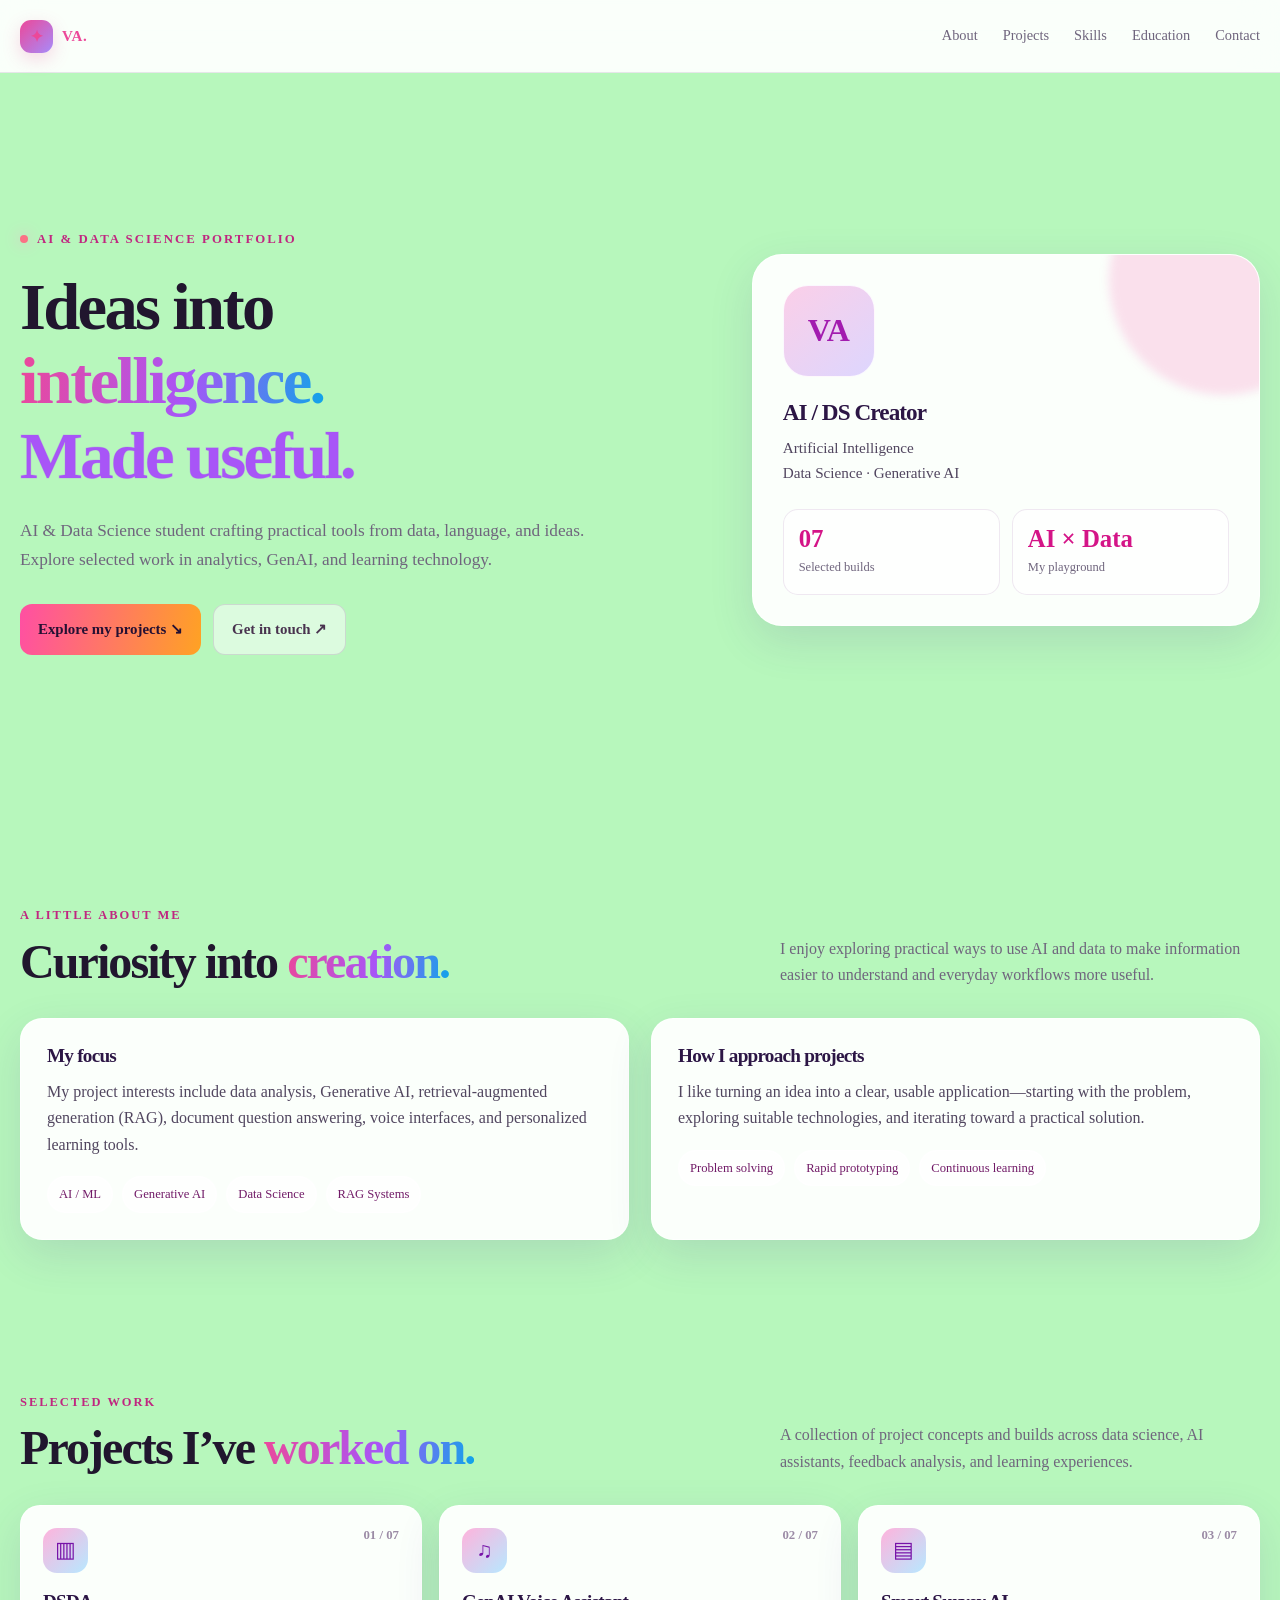
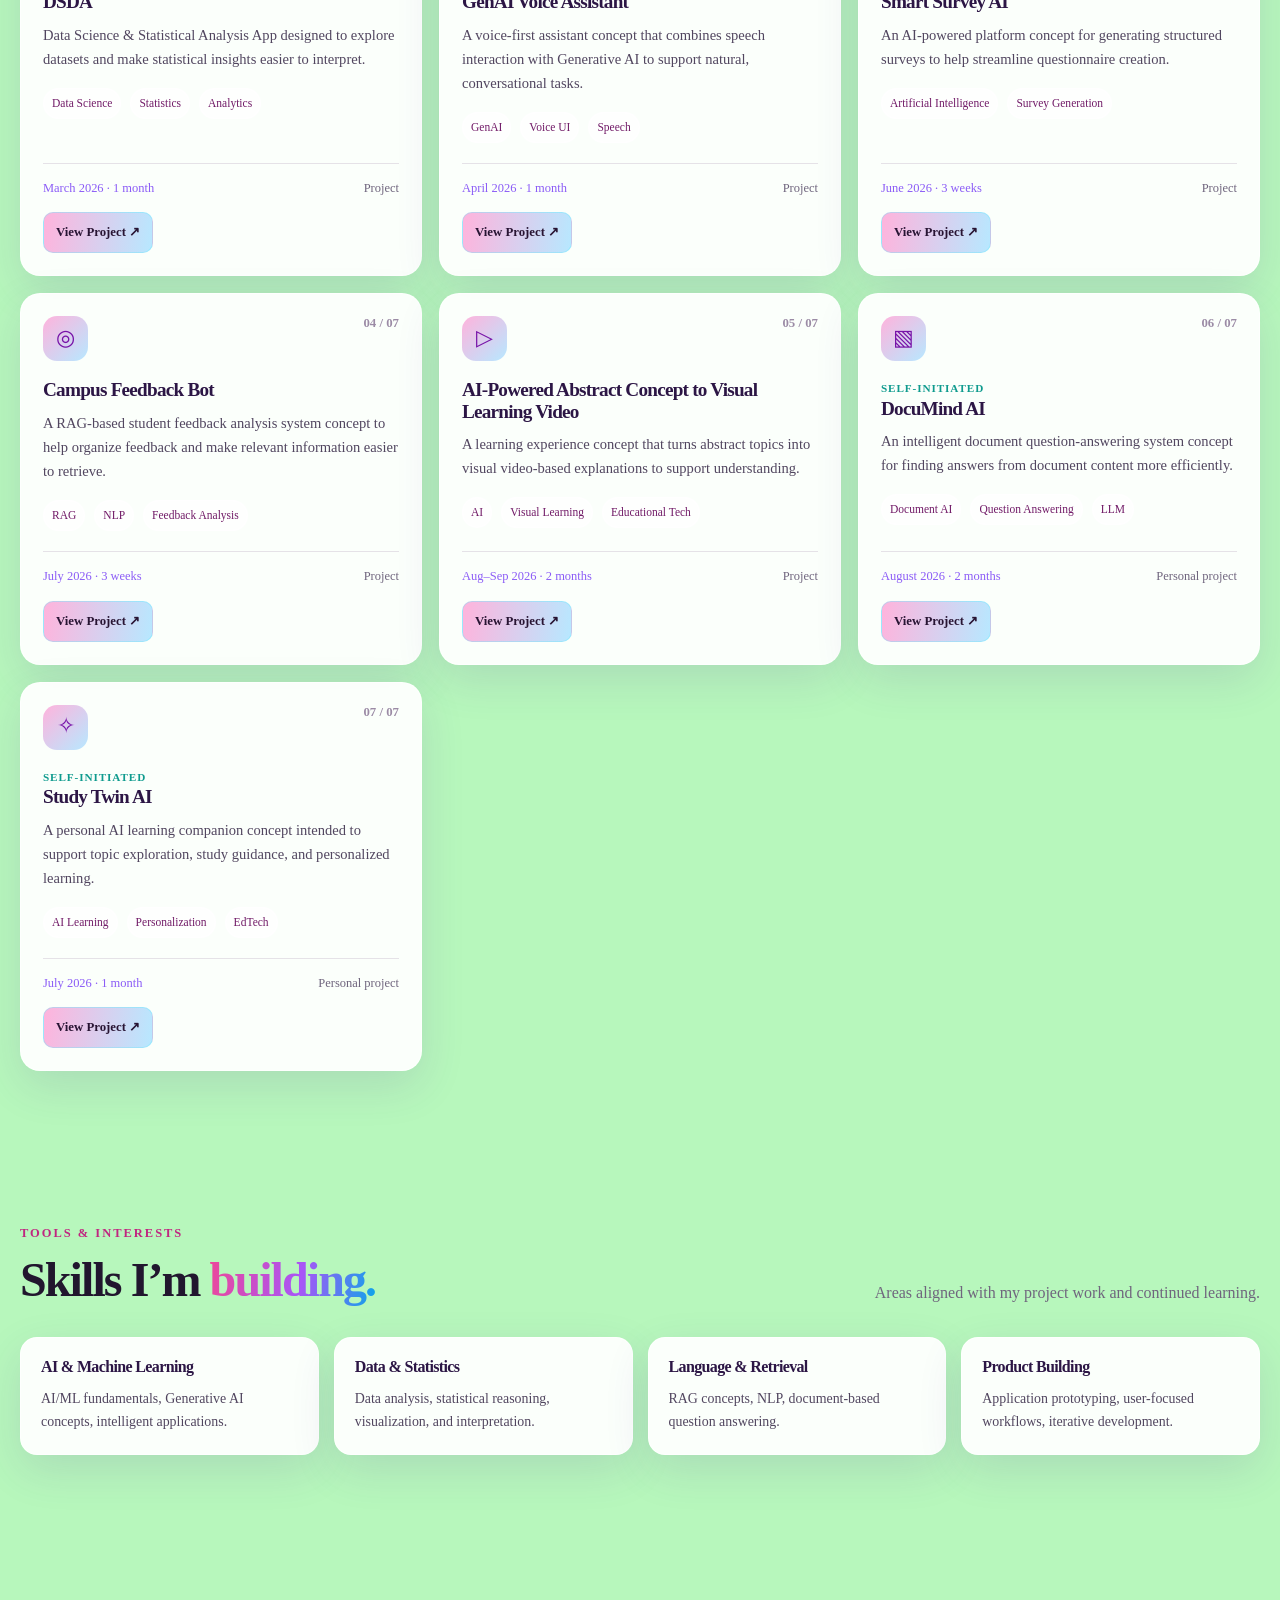
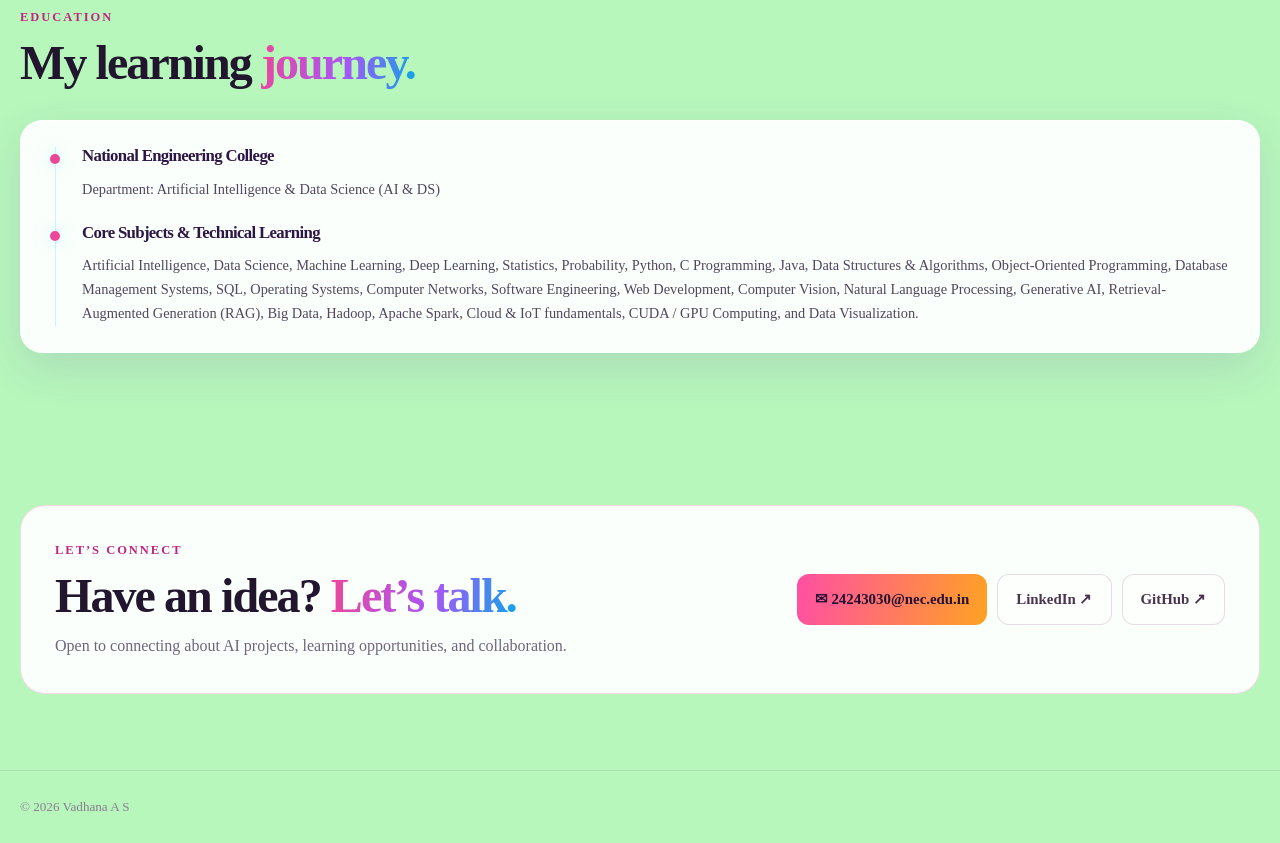
<file: vadhana_portfolio_fixed.html>
<!DOCTYPE html>
<html lang="en">
<head>
  <meta charset="UTF-8" />
  <meta name="viewport" content="width=device-width, initial-scale=1.0" />
  <meta name="theme-color" content="#080b14" />
  <meta name="description" content="Vadhana A S — AI and Data Science portfolio featuring projects in GenAI, RAG, data science, and intelligent learning systems." />
  <title>Vadhana A S | AI & Data Science Portfolio</title>
  <link rel="preconnect" href="https://fonts.googleapis.com">
  <link rel="preconnect" href="https://fonts.gstatic.com" crossorigin>
  <link href="https://fonts.googleapis.com/css2?family=DM+Sans:wght@400;500;600;700&family=Space+Grotesk:wght@400;500;600;700&display=swap" rel="stylesheet">
  <style>
    :root{--bg:#080b14;--panel:#101625;--panel2:#131b2d;--text:#f3f6ff;--muted:#a3adc2;--line:rgba(255,255,255,.1);--cyan:#67e8f9;--violet:#a78bfa;--green:#86efac;--radius:22px;--max:1380px}
    *{box-sizing:border-box;margin:0;padding:0}
    html{scroll-behavior:smooth;scroll-padding-top:90px}
    body{font-family:"DM Sans",sans-serif;background:radial-gradient(ellipse at 15% 0%,rgba(103,232,249,.09),transparent 32%),radial-gradient(ellipse at 85% 15%,rgba(167,139,250,.11),transparent 28%),var(--bg);color:var(--text);line-height:1.65}
    a{color:inherit;text-decoration:none}
    button{font:inherit}
    .container{width:min(var(--max),calc(100% - 40px));margin:auto}
    .nav-wrap{position:sticky;top:0;z-index:20;background:rgba(8,11,20,.78);backdrop-filter:blur(18px);border-bottom:1px solid var(--line)}
    nav{min-height:72px;display:flex;align-items:center;justify-content:space-between;gap:24px}
    .brand{font:700 1.05rem "Space Grotesk",sans-serif;letter-spacing:-.04em}.brand span{color:var(--cyan)}
    .nav-links{display:flex;align-items:center;gap:25px;color:var(--muted);font-size:.9rem}
    .nav-links a:hover,.nav-links a.active{color:var(--cyan)}
    .menu-btn{display:none;background:transparent;border:1px solid var(--line);border-radius:10px;color:var(--text);padding:8px 11px;cursor:pointer}
    .hero{min-height:calc(92vh - 72px);display:grid;grid-template-columns:1.15fr .85fr;align-items:center;gap:44px;padding-top:68px;padding-bottom:90px}
    .eyebrow{display:inline-flex;align-items:center;gap:9px;color:var(--cyan);font-size:.8rem;text-transform:uppercase;letter-spacing:.16em;font-weight:700;margin-bottom:20px}
    .dot{height:8px;width:8px;background:var(--green);border-radius:50%;box-shadow:0 0 16px var(--green)}
    h1,h2,h3{font-family:"Space Grotesk",sans-serif;line-height:1.12;letter-spacing:-.04em}
    h1{font-size:clamp(2.7rem,5.2vw,4.5rem);max-width:750px}
    .gradient{background:linear-gradient(100deg,var(--cyan),#a5b4fc 52%,var(--violet));-webkit-background-clip:text;background-clip:text;color:transparent}
    .hero p{font-size:1.08rem;color:var(--muted);max-width:620px;margin:24px 0 30px}
    .actions{display:flex;flex-wrap:wrap;gap:12px}
    .btn{display:inline-flex;justify-content:center;align-items:center;gap:9px;padding:12px 18px;border-radius:12px;font-weight:700;font-size:.93rem;border:1px solid var(--line);transition:transform .2s,border-color .2s,background .2s}
    .btn:hover{transform:translateY(-3px);border-color:rgba(103,232,249,.55)}
    .btn-primary{background:linear-gradient(100deg,#67e8f9,#a5b4fc);color:#07101a;border:0}
    .hero-card{position:relative;border:1px solid rgba(167,139,250,.24);border-radius:30px;padding:30px;background:linear-gradient(145deg,rgba(19,27,45,.96),rgba(10,14,26,.9));box-shadow:0 24px 90px rgba(0,0,0,.28);overflow:hidden}
    .hero-card:before{content:"";position:absolute;width:230px;height:230px;right:-80px;top:-90px;border-radius:50%;background:rgba(103,232,249,.12);filter:blur(5px)}
    .avatar{height:92px;width:92px;display:grid;place-items:center;border-radius:25px;background:linear-gradient(140deg,rgba(103,232,249,.22),rgba(167,139,250,.3));border:1px solid rgba(255,255,255,.14);font:700 2rem "Space Grotesk",sans-serif;color:var(--cyan);margin-bottom:22px;position:relative}
    .hero-card h3{font-size:1.45rem;position:relative}.hero-card>p{color:var(--muted);margin:10px 0 24px;font-size:.95rem}
    .mini-stats{display:grid;grid-template-columns:repeat(2,1fr);gap:12px}
    .stat{padding:15px;border-radius:15px;background:rgba(255,255,255,.035);border:1px solid var(--line)}
    .stat strong{display:block;font:700 1.55rem "Space Grotesk",sans-serif;color:var(--cyan)}.stat span{font-size:.78rem;color:var(--muted)}
    section{padding:76px 0}
    .section-head{display:flex;align-items:end;justify-content:space-between;gap:24px;margin-bottom:30px}
    .kicker{font-size:.78rem;text-transform:uppercase;letter-spacing:.16em;color:var(--cyan);font-weight:700;margin-bottom:9px}
    h2{font-size:clamp(2rem,4vw,3rem)}.section-head p{max-width:480px;color:var(--muted)}
    .about-grid{display:grid;grid-template-columns:1fr 1fr;gap:22px}
    .panel{background:linear-gradient(145deg,rgba(19,27,45,.88),rgba(13,18,31,.88));border:1px solid var(--line);border-radius:var(--radius);padding:26px}
    .panel p{color:var(--muted)}.panel h3{font-size:1.2rem;margin-bottom:12px}
    .pill-row{display:flex;flex-wrap:wrap;gap:9px;margin-top:18px}
    .pill{border:1px solid rgba(103,232,249,.2);background:rgba(103,232,249,.06);color:#c9f8ff;border-radius:999px;padding:7px 11px;font-size:.79rem}
    .project-grid{display:grid;grid-template-columns:repeat(3,1fr);gap:17px}
    .project{display:flex;flex-direction:column;min-height:300px;background:linear-gradient(155deg,rgba(19,27,45,.95),rgba(11,15,27,.94));border:1px solid var(--line);border-radius:20px;padding:22px;transition:transform .25s,border-color .25s}
    .project:hover{transform:translateY(-5px);border-color:rgba(103,232,249,.4)}
    .project-top{display:flex;justify-content:space-between;align-items:start;gap:12px;margin-bottom:18px}
    .project-icon{height:45px;width:45px;display:grid;place-items:center;border-radius:14px;background:rgba(167,139,250,.13);color:var(--cyan);font-size:1.35rem}
    .project-number{font:600 .8rem "Space Grotesk",sans-serif;color:#78849d}
    .project h3{font-size:1.2rem;margin-bottom:10px}.project p{color:var(--muted);font-size:.91rem}
    .project .pill-row{margin-top:17px;margin-bottom:20px}.project .pill{font-size:.72rem;padding:5px 8px}
    .project-footer{margin-top:auto;display:flex;justify-content:space-between;align-items:center;gap:12px;color:var(--muted);font-size:.78rem;border-top:1px solid var(--line);padding-top:14px}
    .duration{color:#c4b5fd}.self-label{color:var(--green);font-size:.7rem;letter-spacing:.08em;text-transform:uppercase;font-weight:700}
    .skills-grid{display:grid;grid-template-columns:repeat(4,1fr);gap:15px}
    .skill-card{padding:20px;border:1px solid var(--line);border-radius:17px;background:rgba(16,22,37,.72)}
    .skill-card h3{font-size:1rem;margin-bottom:12px}.skill-card p{color:var(--muted);font-size:.87rem}
    .timeline{border-left:1px solid rgba(103,232,249,.35);margin-left:8px;padding-left:26px;display:grid;gap:22px}
    .timeline-item{position:relative}.timeline-item:before{content:"";position:absolute;left:-32px;top:7px;width:10px;height:10px;border-radius:50%;background:var(--cyan);box-shadow:0 0 15px rgba(103,232,249,.5)}
    .timeline-item h3{font-size:1.05rem}.timeline-item p{color:var(--muted);font-size:.9rem;margin-top:5px}
    .contact-box{display:flex;justify-content:space-between;align-items:center;gap:30px;padding:34px;border-radius:25px;border:1px solid rgba(103,232,249,.22);background:linear-gradient(120deg,rgba(103,232,249,.08),rgba(167,139,250,.09))}
    .contact-box p{color:var(--muted);margin-top:10px}.contact-links{display:flex;flex-wrap:wrap;gap:10px}
    footer{padding:25px 0;border-top:1px solid var(--line);color:var(--muted);font-size:.82rem}
    .footer-inner{display:flex;justify-content:space-between;gap:16px;flex-wrap:wrap}
    .reveal{opacity:0;transform:translateY(18px);transition:opacity .65s ease,transform .65s ease}.reveal.visible{opacity:1;transform:translateY(0)}

    .project-actions{display:flex;align-items:center;justify-content:space-between;gap:10px;margin-top:14px;flex-wrap:wrap}
    .project-link{display:inline-flex;align-items:center;gap:7px;padding:9px 12px;border-radius:10px;background:rgba(103,232,249,.1);border:1px solid rgba(103,232,249,.25);color:#c9f8ff;font-weight:700;font-size:.8rem;transition:background .2s,transform .2s}
    .project-link:hover{background:rgba(103,232,249,.18);transform:translateY(-2px)}
    .demo-note{font-size:.72rem;color:#a3adc2}


    :root{--bg:#090e1c;--panel:#111a2e;--cyan:#67e8f9;--violet:#c084fc;--pink:#f0abfc}
    body{background:linear-gradient(120deg,#090e1c,#11132b,#101f2c,#1a1230,#090e1c);background-size:350% 350%;animation:ambientShift 22s ease infinite}
    @keyframes ambientShift{0%,100%{background-position:0% 50%}50%{background-position:100% 50%}}

    :root{--bg:#fff5fb;--panel:#ffffff;--panel2:#fff0f8;--text:#28213a;--muted:#6f657d;--line:rgba(95,54,105,.14);--cyan:#ec4899;--violet:#8b5cf6;--green:#f472b6}
    body{color:var(--text);background:linear-gradient(125deg,#fff1f7,#f5efff,#eafaff,#fff4e8,#ffeaf4);background-size:300% 300%;animation:paletteFlow 2s ease-in-out infinite alternate}
    @keyframes paletteFlow{0%{background-position:0% 45%;filter:hue-rotate(0deg)}50%{background-position:50% 55%;filter:hue-rotate(8deg)}100%{background-position:100% 45%;filter:hue-rotate(-7deg)}}
    .nav-wrap{background:rgba(255,250,254,.78);border-bottom:1px solid rgba(95,54,105,.12)}
    .brand{color:#382342}.brand-mark{display:flex;align-items:center;gap:9px}.brand-symbol{width:33px;height:33px;display:grid;place-items:center;border-radius:11px;background:linear-gradient(135deg,#ec4899,#a78bfa);color:#fff;font-size:1rem;box-shadow:0 6px 18px rgba(236,72,153,.22)}.brand-word{font:700 .94rem "Space Grotesk",sans-serif;letter-spacing:.04em}.brand-dot{color:#ec4899}
    .hero-outline{color:#a855f7;-webkit-text-stroke:1px rgba(168,85,247,.25)}
    .hero-card,.panel,.project,.skill-card{background:rgba(255,255,255,.68);border-color:rgba(130,80,145,.16);box-shadow:0 15px 55px rgba(125,65,125,.07);backdrop-filter:blur(14px)}
    .hero-card:before{background:rgba(244,114,182,.22)}
    .avatar{background:linear-gradient(140deg,#fbcfe8,#ddd6fe);color:#a21caf;border-color:rgba(255,255,255,.85)}
    .stat{background:rgba(255,255,255,.6);border-color:rgba(130,80,145,.13)}
    .stat strong{color:#c02680}
    .eyebrow,.kicker{color:#c02680}
    .dot{background:#fb7185;box-shadow:0 0 16px #f9a8d4}
    .gradient{background:linear-gradient(100deg,#ec4899,#a855f7 55%,#0ea5e9);-webkit-background-clip:text;background-clip:text;color:transparent}
    .btn{border-color:rgba(130,80,145,.2);color:#49334f;background:rgba(255,255,255,.52)}
    .btn-primary{background:linear-gradient(100deg,#f9a8d4,#c4b5fd,#bae6fd);color:#35213b;border:0}
    .pill{border-color:rgba(219,39,119,.18);background:rgba(244,114,182,.09);color:#8b2863}
    .project-icon{background:linear-gradient(135deg,#fce7f3,#ede9fe);color:#a21caf}
    .project-number{color:#9b8ba5}
    .duration{color:#8b5cf6}.self-label{color:#0f9b8e}
    .project-link{background:linear-gradient(100deg,#fbcfe8,#ddd6fe);color:#51264f;border:0}
    .project-link:hover{box-shadow:0 0 22px rgba(236,72,153,.2)}
    .contact-box{background:linear-gradient(120deg,rgba(251,207,232,.7),rgba(221,214,254,.62),rgba(186,230,253,.5));border-color:rgba(219,39,119,.18)}
    footer{border-color:rgba(95,54,105,.12);color:#8c7c95}
    .modal-card{background:linear-gradient(145deg,#fff,#fff2fa);border-color:rgba(219,39,119,.22)}
    .demo-area,.demo-stat{background:rgba(255,255,255,.8);border-color:rgba(130,80,145,.16)}
    .demo-input,.demo-select,.demo-textarea{background:#fff;color:#35213b;border-color:rgba(130,80,145,.2)}
    .demo-result{background:rgba(244,114,182,.09);border-color:rgba(219,39,119,.18);color:#6b2458}
    .demo-btn{background:linear-gradient(100deg,#f9a8d4,#c4b5fd);color:#35213b}
    .bubbles .bubble{background:radial-gradient(circle at 30% 30%,rgba(255,255,255,.98),rgba(249,168,212,.65) 35%,rgba(196,181,253,.32) 72%,transparent);border-color:rgba(236,72,153,.24)}
    .project-modal{background:rgba(65,35,70,.35)}
    .modal-kicker{color:#c02680}
    .modal-desc,.demo-hint{color:#75657e}
    @media(prefers-reduced-motion:reduce){body{animation:none}}

    .project-link{font-family:inherit;cursor:pointer}
    .project-actions{justify-content:flex-start}
    .project-action{border:1px solid rgba(103,232,249,.38);box-shadow:0 0 0 rgba(103,232,249,0);transition:transform .2s,box-shadow .2s,background .2s}
    .project-action:hover{box-shadow:0 0 22px rgba(103,232,249,.18)}
    .bubbles{position:fixed;inset:0;z-index:50;pointer-events:none;overflow:hidden}
    .bubble{position:absolute;border-radius:50%;background:radial-gradient(circle at 30% 30%,rgba(255,255,255,.85),rgba(103,232,249,.25) 35%,rgba(192,132,252,.12) 72%,transparent);border:1px solid rgba(255,255,255,.22);animation:bubbleRise 1.4s ease-out forwards}
    @keyframes bubbleRise{0%{opacity:.8;transform:translateY(0) scale(.5)}100%{opacity:0;transform:translateY(-100px) scale(1.5)}}
    .project-modal{position:fixed;inset:0;z-index:60;display:none;align-items:center;justify-content:center;padding:20px;background:rgba(4,7,16,.76);backdrop-filter:blur(12px)}
    .project-modal.open{display:flex}
    .modal-card{width:min(760px,100%);max-height:min(88vh,900px);overflow:auto;border:1px solid rgba(103,232,249,.28);border-radius:24px;background:linear-gradient(145deg,#141d32,#0b1120);box-shadow:0 25px 100px rgba(0,0,0,.45);padding:28px;position:relative}
    .modal-close{position:absolute;right:18px;top:16px;width:38px;height:38px;border-radius:12px;border:1px solid var(--line);background:rgba(255,255,255,.05);color:var(--text);cursor:pointer;font-size:1.2rem}
    .modal-kicker{color:var(--cyan);font-size:.75rem;letter-spacing:.15em;text-transform:uppercase;font-weight:700;margin-bottom:10px}
    .modal-card h2{font-size:clamp(1.7rem,4vw,2.5rem);max-width:88%;margin-bottom:12px}
    .modal-desc{color:var(--muted);margin-bottom:20px}
    .demo-area{border:1px solid var(--line);background:rgba(255,255,255,.035);border-radius:17px;padding:20px;margin-top:16px}
    .demo-area h3{font-size:1.05rem;margin-bottom:12px}
    .demo-row{display:flex;gap:10px;flex-wrap:wrap;align-items:center}
    .demo-input,.demo-select,.demo-textarea{width:100%;background:#0a1020;color:var(--text);border:1px solid rgba(255,255,255,.16);border-radius:10px;padding:11px 12px;font:inherit;outline:none}
    .demo-input:focus,.demo-select:focus,.demo-textarea:focus{border-color:var(--cyan)}
    .demo-textarea{min-height:90px;resize:vertical}
    .demo-btn{border:0;border-radius:10px;background:linear-gradient(100deg,#67e8f9,#c084fc);color:#07101a;padding:10px 14px;font-weight:700;cursor:pointer}
    .demo-result{margin-top:13px;border:1px solid rgba(103,232,249,.18);background:rgba(103,232,249,.06);border-radius:12px;padding:13px;color:#d9faff;min-height:45px;white-space:pre-wrap}
    .demo-hint{font-size:.78rem;color:var(--muted);margin-top:10px}
    .demo-grid{display:grid;grid-template-columns:repeat(2,minmax(0,1fr));gap:10px}
    .demo-stat{padding:13px;border:1px solid var(--line);border-radius:12px;background:rgba(255,255,255,.03)}
    .demo-stat strong{display:block;color:var(--cyan);font-size:1.2rem}
    @media(max-width:560px){.modal-card{padding:22px 16px}.demo-grid{grid-template-columns:1fr}}

    @media(max-width:900px){.hero{grid-template-columns:1fr .8fr;gap:28px}.project-grid{grid-template-columns:repeat(2,1fr)}.skills-grid{grid-template-columns:repeat(2,1fr)}.nav-links{gap:15px}}
    @media(max-width:680px){.container{width:min(100% - 28px,var(--max))}nav{min-height:64px}.menu-btn{display:block}.nav-links{display:none;position:absolute;top:64px;left:0;right:0;padding:18px 22px 22px;background:rgba(8,11,20,.98);border-bottom:1px solid var(--line);flex-direction:column;align-items:flex-start}.nav-links.open{display:flex}.hero{grid-template-columns:1fr;min-height:auto;padding-top:65px;padding-bottom:45px}.hero-card{max-width:440px}.section-head{align-items:flex-start;flex-direction:column}.about-grid,.project-grid,.skills-grid{grid-template-columns:1fr}.project{min-height:unset}.contact-box{align-items:flex-start;flex-direction:column;padding:25px}section{padding:55px 0}h1{font-size:clamp(2.65rem,13vw,4rem)}}
    @media(prefers-reduced-motion:reduce){html{scroll-behavior:auto}.reveal{opacity:1;transform:none;transition:none}*,*:before,*:after{animation:none!important;transition:none!important}}
  
    html,body,body *{font-family:"Times New Roman",Times,serif!important}
    body{background:linear-gradient(120deg,#ff4fa3,#ffb703,#7c3aed,#00c2ff,#00d084,#ff5c35,#f72585);background-size:700% 700%;animation:sevenColorShift 7s linear infinite alternate}
    @keyframes sevenColorShift{
      0%{background-position:0% 50%;filter:hue-rotate(0deg)}
      16%{background-position:16% 50%;filter:hue-rotate(8deg)}
      32%{background-position:32% 50%;filter:hue-rotate(-8deg)}
      48%{background-position:48% 50%;filter:hue-rotate(10deg)}
      64%{background-position:64% 50%;filter:hue-rotate(-10deg)}
      80%{background-position:80% 50%;filter:hue-rotate(8deg)}
      100%{background-position:100% 50%;filter:hue-rotate(0deg)}
    }
    .nav-wrap{background:rgba(255,255,255,.75)}
    .hero-card,.panel,.project,.skill-card{background:rgba(255,255,255,.83);border-color:rgba(255,255,255,.72);box-shadow:0 15px 45px rgba(76,29,149,.12)}
    .hero-card h3,.panel h3,.project h3,.skill-card h3,.timeline-item h3{color:#2c1645}
    .stat{background:rgba(255,255,255,.8)}
    .stat strong{color:#d41487}
    .project-icon{background:linear-gradient(135deg,#ffb3dc,#b7e8ff);color:#7713a8}
    .pill{background:rgba(255,255,255,.8);color:#711b67;border-color:rgba(255,255,255,.9)}
    .btn-primary,.demo-btn{background:linear-gradient(100deg,#ff4fa3,#ffb703,#00c2ff);background-size:250% 250%;color:#241033}
    .contact-box{background:rgba(255,255,255,.78)}
    .project-link{background:linear-gradient(100deg,#ffb3dc,#b7e8ff);color:#38164a}
    @media(prefers-reduced-motion:reduce){body{animation:none}}

  
/* FINAL ACCESSIBILITY + EXACT SEVEN COLOURS */
html,body,body *{font-family:"Times New Roman",Times,serif!important}
body{background:#bceeff!important;background-image:none!important;animation:none!important;transition:background-color .55s ease!important;color:#21162e!important}
body[data-theme="black"]{color:#f8f7ff!important}
body[data-theme="black"] .hero h1,body[data-theme="black"] .hero p,body[data-theme="black"] .hero strong,body[data-theme="black"] .section-head h2,body[data-theme="black"] .section-head p{color:#fff!important}
.nav-wrap{background:rgba(255,255,255,.92)!important}
.panel,.project,.skill-card,.hero-card,.contact-box{background:rgba(255,255,255,.94)!important;color:#21162e!important}
.project p,.panel p,.skill-card p,.hero-card p,.timeline-item p{color:#51465f!important}
.project-modal{background:rgba(19,16,34,.65)!important;backdrop-filter:blur(8px)!important}
.modal-card{background:#fffafc!important;color:#24152f!important;border:2px solid #e6b9e0!important;box-shadow:0 30px 100px rgba(0,0,0,.28)!important}
.modal-card h2,.modal-card h3,.modal-card p,.modal-card label{color:#24152f!important}
.modal-card .modal-desc,.modal-card .demo-hint{color:#55445e!important}
.modal-card .modal-kicker{color:#ad146a!important}
.modal-close{background:#fbe4f2!important;color:#32183a!important;border:1px solid #e7c3df!important}
.demo-area{background:#fff!important;border:1px solid #dcc5e3!important}
.demo-input,.demo-select,.demo-textarea{background:#fff!important;color:#24152f!important;border:2px solid #bd9acb!important}
.demo-input::placeholder,.demo-textarea::placeholder{color:#73657c!important;opacity:1!important}
.demo-result{background:#eaf8ff!important;color:#1c2d40!important;border:1px solid #a5cce3!important;font-weight:600}
.demo-btn{color:#21162e!important}
.project-link{color:#281433!important}
@media(prefers-reduced-motion:reduce){body{transition:none!important}}

</style>
</head>
<body>
  <div class="nav-wrap">
    <nav class="container" aria-label="Main navigation">
      <a class="brand brand-mark" href="#home" aria-label="Go to home"><span class="brand-symbol">✦</span><span class="brand-word">VA<span class="brand-dot">.</span></span></a>
      <button class="menu-btn" id="menuBtn" aria-label="Toggle navigation" aria-expanded="false">☰</button>
      <div class="nav-links" id="navLinks">
        <a href="#about">About</a><a href="#projects">Projects</a><a href="#skills">Skills</a><a href="#education">Education</a><a href="#contact">Contact</a>
      </div>
    </nav>
  </div>

  <main>
    <header class="container hero" id="home">
      <div class="hero-copy">
        <div class="eyebrow"><span class="dot"></span> AI & Data Science Portfolio</div>
        <h1>Ideas into<br><span class="gradient">intelligence.</span><br><span class="hero-outline">Made useful.</span></h1>
        <p>AI & Data Science student crafting practical tools from data, language, and ideas. Explore selected work in analytics, GenAI, and learning technology.</p>
        <div class="actions">
          <a class="btn btn-primary" href="#projects">Explore my projects ↘</a>
          <a class="btn" href="#contact">Get in touch ↗</a>
        </div>
      </div>
      <aside class="hero-card">
        <div class="avatar">VA</div>
        <h3>AI / DS Creator</h3>
        <p>Artificial Intelligence<br>Data Science · Generative AI</p>
        <div class="mini-stats">
          <div class="stat"><strong>07</strong><span>Selected builds</span></div>
          <div class="stat"><strong>AI × Data</strong><span>My playground</span></div>
        </div>
      </aside>
    </header>

    <section id="about">
      <div class="container">
        <div class="section-head reveal"><div><div class="kicker">A little about me</div><h2>Curiosity into <span class="gradient">creation.</span></h2></div><p>I enjoy exploring practical ways to use AI and data to make information easier to understand and everyday workflows more useful.</p></div>
        <div class="about-grid">
          <article class="panel reveal"><h3>My focus</h3><p>My project interests include data analysis, Generative AI, retrieval-augmented generation (RAG), document question answering, voice interfaces, and personalized learning tools.</p><div class="pill-row"><span class="pill">AI / ML</span><span class="pill">Generative AI</span><span class="pill">Data Science</span><span class="pill">RAG Systems</span></div></article>
          <article class="panel reveal"><h3>How I approach projects</h3><p>I like turning an idea into a clear, usable application—starting with the problem, exploring suitable technologies, and iterating toward a practical solution.</p><div class="pill-row"><span class="pill">Problem solving</span><span class="pill">Rapid prototyping</span><span class="pill">Continuous learning</span></div></article>
        </div>
      </div>
    </section>

    <section id="projects">
      <div class="container">
        <div class="section-head reveal"><div><div class="kicker">Selected work</div><h2>Projects I’ve <span class="gradient">worked on.</span></h2></div><p>A collection of project concepts and builds across data science, AI assistants, feedback analysis, and learning experiences.</p></div>
        <div class="project-grid">
          <article class="project reveal"><div class="project-top"><div class="project-icon">▥</div><span class="project-number">01 / 07</span></div><h3>DSDA</h3><p>Data Science & Statistical Analysis App designed to explore datasets and make statistical insights easier to interpret.</p><div class="pill-row"><span class="pill">Data Science</span><span class="pill">Statistics</span><span class="pill">Analytics</span></div><div class="project-footer"><span class="duration">March 2026 · 1 month</span><span>Project</span></div><div class="project-actions"><button class="project-link project-action" type="button" data-project-open>View Project ↗</button></div></article>
          <article class="project reveal"><div class="project-top"><div class="project-icon">♫</div><span class="project-number">02 / 07</span></div><h3>GenAI Voice Assistant</h3><p>A voice-first assistant concept that combines speech interaction with Generative AI to support natural, conversational tasks.</p><div class="pill-row"><span class="pill">GenAI</span><span class="pill">Voice UI</span><span class="pill">Speech</span></div><div class="project-footer"><span class="duration">April 2026 · 1 month</span><span>Project</span></div><div class="project-actions"><button class="project-link project-action" type="button" data-project-open>View Project ↗</button></div></article>
          <article class="project reveal"><div class="project-top"><div class="project-icon">▤</div><span class="project-number">03 / 07</span></div><h3>Smart Survey AI</h3><p>An AI-powered platform concept for generating structured surveys to help streamline questionnaire creation.</p><div class="pill-row"><span class="pill">Artificial Intelligence</span><span class="pill">Survey Generation</span></div><div class="project-footer"><span class="duration">June 2026 · 3 weeks</span><span>Project</span></div><div class="project-actions"><button class="project-link project-action" type="button" data-project-open>View Project ↗</button></div></article>
          <article class="project reveal"><div class="project-top"><div class="project-icon">◎</div><span class="project-number">04 / 07</span></div><h3>Campus Feedback Bot</h3><p>A RAG-based student feedback analysis system concept to help organize feedback and make relevant information easier to retrieve.</p><div class="pill-row"><span class="pill">RAG</span><span class="pill">NLP</span><span class="pill">Feedback Analysis</span></div><div class="project-footer"><span class="duration">July 2026 · 3 weeks</span><span>Project</span></div><div class="project-actions"><button class="project-link project-action" type="button" data-project-open>View Project ↗</button></div></article>
          <article class="project reveal"><div class="project-top"><div class="project-icon">▷</div><span class="project-number">05 / 07</span></div><h3>AI-Powered Abstract Concept to Visual Learning Video</h3><p>A learning experience concept that turns abstract topics into visual video-based explanations to support understanding.</p><div class="pill-row"><span class="pill">AI</span><span class="pill">Visual Learning</span><span class="pill">Educational Tech</span></div><div class="project-footer"><span class="duration">Aug–Sep 2026 · 2 months</span><span>Project</span></div><div class="project-actions"><button class="project-link project-action" type="button" data-project-open>View Project ↗</button></div></article>
          <article class="project reveal"><div class="project-top"><div class="project-icon">▧</div><span class="project-number">06 / 07</span></div><div class="self-label">Self-initiated</div><h3>DocuMind AI</h3><p>An intelligent document question-answering system concept for finding answers from document content more efficiently.</p><div class="pill-row"><span class="pill">Document AI</span><span class="pill">Question Answering</span><span class="pill">LLM</span></div><div class="project-footer"><span class="duration">August 2026 · 2 months</span><span>Personal project</span></div><div class="project-actions"><button class="project-link project-action" type="button" data-project-open>View Project ↗</button></div></article>
          <article class="project reveal"><div class="project-top"><div class="project-icon">✧</div><span class="project-number">07 / 07</span></div><div class="self-label">Self-initiated</div><h3>Study Twin AI</h3><p>A personal AI learning companion concept intended to support topic exploration, study guidance, and personalized learning.</p><div class="pill-row"><span class="pill">AI Learning</span><span class="pill">Personalization</span><span class="pill">EdTech</span></div><div class="project-footer"><span class="duration">July 2026 · 1 month</span><span>Personal project</span></div><div class="project-actions"><button class="project-link project-action" type="button" data-project-open>View Project ↗</button></div></article>
        </div>
      </div>
    </section>

    <section id="skills">
      <div class="container">
        <div class="section-head reveal"><div><div class="kicker">Tools & interests</div><h2>Skills I’m <span class="gradient">building.</span></h2></div><p>Areas aligned with my project work and continued learning.</p></div>
        <div class="skills-grid">
          <article class="skill-card reveal"><h3>AI & Machine Learning</h3><p>AI/ML fundamentals, Generative AI concepts, intelligent applications.</p></article>
          <article class="skill-card reveal"><h3>Data & Statistics</h3><p>Data analysis, statistical reasoning, visualization, and interpretation.</p></article>
          <article class="skill-card reveal"><h3>Language & Retrieval</h3><p>RAG concepts, NLP, document-based question answering.</p></article>
          <article class="skill-card reveal"><h3>Product Building</h3><p>Application prototyping, user-focused workflows, iterative development.</p></article>
        </div>
      </div>
    </section>

    <section id="education">
      <div class="container">
        <div class="section-head reveal"><div><div class="kicker">Education</div><h2>My learning <span class="gradient">journey.</span></h2></div></div>
        <div class="panel reveal">
          <div class="timeline">
            <div class="timeline-item"><h3>National Engineering College</h3><p>Department: Artificial Intelligence & Data Science (AI & DS)</p></div>
            <div class="timeline-item"><h3>Core Subjects & Technical Learning</h3><p>Artificial Intelligence, Data Science, Machine Learning, Deep Learning, Statistics, Probability, Python, C Programming, Java, Data Structures & Algorithms, Object-Oriented Programming, Database Management Systems, SQL, Operating Systems, Computer Networks, Software Engineering, Web Development, Computer Vision, Natural Language Processing, Generative AI, Retrieval-Augmented Generation (RAG), Big Data, Hadoop, Apache Spark, Cloud & IoT fundamentals, CUDA / GPU Computing, and Data Visualization.</p></div>
          </div>
        </div>
      </div>
    </section>

    <section id="contact">
      <div class="container">
        <div class="contact-box reveal">
          <div><div class="kicker">Let’s connect</div><h2>Have an idea? <span class="gradient">Let’s talk.</span></h2><p>Open to connecting about AI projects, learning opportunities, and collaboration.</p></div>
          <div class="contact-links">
            <a class="btn btn-primary" href="mailto:24243030@nec.edu.in">✉ 24243030@nec.edu.in</a>
            <a class="btn" href="https://www.linkedin.com/in/vadhana-a-s-9b70a532a/" target="_blank" rel="noopener noreferrer">LinkedIn ↗</a>
            <a class="btn" href="https://github.com/" target="_blank" rel="noopener noreferrer">GitHub ↗</a>
          </div>
        </div>
      </div>
    </section>
  </main>

  <div class="bubbles" id="bubbles" aria-hidden="true"></div>
  <div class="project-modal" id="projectModal" role="dialog" aria-modal="true" aria-labelledby="modalTitle">
    <div class="modal-card">
      <button class="modal-close" id="modalClose" aria-label="Close project demo">×</button>
      <div class="modal-kicker">Interactive project preview</div>
      <h2 id="modalTitle">Project</h2>
      <p class="modal-desc" id="modalDescription"></p>
      <div id="modalDemo"></div>
      <p class="demo-hint">This is an in-browser prototype preview. The full original AI/backend application requires its own deployed app or configured services.</p>
    </div>
  </div>

  <footer><div class="container footer-inner"><span>© <span id="year"></span> Vadhana A S</span></div></footer>
  <script>
    const menuBtn = document.getElementById('menuBtn');
    const navLinks = document.getElementById('navLinks');
    menuBtn.addEventListener('click', () => {
      const open = navLinks.classList.toggle('open');
      menuBtn.setAttribute('aria-expanded', String(open));
      menuBtn.textContent = open ? '✕' : '☰';
    });
    navLinks.querySelectorAll('a').forEach(link => link.addEventListener('click', () => {
      navLinks.classList.remove('open');
      menuBtn.setAttribute('aria-expanded', 'false');
      menuBtn.textContent = '☰';
    }));


    const projectInfo = [
      {title:'DSDA — Data Science & Statistical Analysis App', desc:'Explore a small sample dataset, calculate summary statistics, and preview an analytical insight.', demo:'dsda'},
      {title:'GenAI Voice Assistant', desc:'Try a browser-based assistant interaction. This prototype responds locally; a full GenAI assistant needs a connected model/API.', demo:'voice'},
      {title:'Smart Survey AI', desc:'Enter a topic and generate a sample survey structure in the browser.', demo:'survey'},
      {title:'Campus Feedback Bot', desc:'Try a feedback classification and suggested routing demo inspired by a campus feedback workflow.', demo:'feedback'},
      {title:'AI-Powered Visual Learning Video', desc:'Turn a concept into a storyboard outline for a short visual-learning video.', demo:'visual'},
      {title:'DocuMind AI', desc:'Paste sample notes and ask a question to preview simple keyword-based document Q&A.', demo:'docu'},
      {title:'Study Twin AI', desc:'Create a mini study plan from a topic and available study time.', demo:'study'}
    ];
    const modal = document.getElementById('projectModal');
    const modalTitle = document.getElementById('modalTitle');
    const modalDescription = document.getElementById('modalDescription');
    const modalDemo = document.getElementById('modalDemo');
    const escapeHtml = value => String(value).replace(/[&<>"']/g, c => ({'&':'&amp;','<':'&lt;','>':'&gt;','"':'&quot;',"'":'&#39;'}[c]));
    function renderDemo(type){
      const templates = {
        dsda: `<div class="demo-area"><h3>Sample dataset analyzer</h3><p class="modal-desc">Sample scores: 72, 84, 91, 68, 87, 78</p><button class="demo-btn" data-action="analyze">Analyze sample data</button><div class="demo-result" id="demoResult">Click analyze to calculate summary statistics.</div></div>`,
        voice: `<div class="demo-area"><h3>Assistant playground</h3><textarea class="demo-textarea" id="demoInput" placeholder="Ask something, e.g. Explain machine learning in simple terms"></textarea><div class="demo-row" style="margin-top:10px"><button class="demo-btn" data-action="assistant">Ask assistant</button><button class="btn" data-action="voice" type="button">Use browser voice input</button></div><div class="demo-result" id="demoResult">Your local demo response will appear here.</div></div>`,
        survey: `<div class="demo-area"><h3>Survey builder</h3><input class="demo-input" id="demoInput" placeholder="Survey topic, e.g. Campus Wi-Fi experience"><div class="demo-row" style="margin-top:10px"><select class="demo-select" id="demoSelect"><option>Student experience</option><option>Product feedback</option><option>Event evaluation</option><option>Course feedback</option></select><button class="demo-btn" data-action="survey">Generate survey</button></div><div class="demo-result" id="demoResult">Your sample questions will appear here.</div></div>`,
        feedback: `<div class="demo-area"><h3>Feedback triage</h3><textarea class="demo-textarea" id="demoInput" placeholder="Example: The computer lab Wi-Fi is not working"></textarea><div class="demo-row" style="margin-top:10px"><button class="demo-btn" data-action="feedback">Analyze feedback</button></div><div class="demo-result" id="demoResult">Add feedback and see a suggested category and team.</div></div>`,
        visual: `<div class="demo-area"><h3>Visual lesson storyboard</h3><input class="demo-input" id="demoInput" placeholder="Concept, e.g. Photosynthesis"><div class="demo-row" style="margin-top:10px"><select class="demo-select" id="demoSelect"><option>Beginner</option><option>Intermediate</option><option>Advanced</option></select><button class="demo-btn" data-action="visual">Create storyboard</button></div><div class="demo-result" id="demoResult">A short scene-by-scene plan will appear here.</div></div>`,
        docu: `<div class="demo-area"><h3>Document Q&A preview</h3><textarea class="demo-textarea" id="docText" placeholder="Paste a few notes or a short document here">Artificial intelligence enables computers to perform tasks that usually require human intelligence. Machine learning learns patterns from data. Retrieval augmented generation uses retrieved information to help a language model answer questions.</textarea><input class="demo-input" id="demoInput" style="margin-top:10px" placeholder="Ask a question about your notes"><div class="demo-row" style="margin-top:10px"><button class="demo-btn" data-action="docu">Find answer</button></div><div class="demo-result" id="demoResult">This simple prototype searches your pasted text for a relevant sentence.</div></div>`,
        study: `<div class="demo-area"><h3>Personal study planner</h3><input class="demo-input" id="demoInput" placeholder="Topic to learn, e.g. Neural Networks"><div class="demo-row" style="margin-top:10px"><select class="demo-select" id="demoSelect"><option value="30">30 minutes</option><option value="60">1 hour</option><option value="90">90 minutes</option><option value="120">2 hours</option></select><button class="demo-btn" data-action="study">Build study plan</button></div><div class="demo-result" id="demoResult">Your personalized sample plan will appear here.</div></div>`
      };
      return templates[type] || '';
    }
    function openProject(index){
      const item = projectInfo[index];
      if(!item) return;
      modalTitle.textContent = item.title;
      modalDescription.textContent = item.desc;
      modalDemo.innerHTML = renderDemo(item.demo);
      modal.classList.add('open');
      document.body.style.overflow = 'hidden';
    }
    function closeProject(){
      modal.classList.remove('open');
      document.body.style.overflow = '';
    }
    document.querySelectorAll('[data-project-open]').forEach((button,index) => button.addEventListener('click', () => openProject(index)));
    document.getElementById('modalClose').addEventListener('click', closeProject);
    modal.addEventListener('click', event => { if(event.target === modal) closeProject(); });
    document.addEventListener('keydown', event => { if(event.key === 'Escape') closeProject(); });

    modalDemo.addEventListener('click', event => {
      const action = event.target.dataset.action;
      if(!action) return;
      const result = document.getElementById('demoResult');
      const input = document.getElementById('demoInput');
      const value = input ? input.value.trim() : '';
      const select = document.getElementById('demoSelect');
      if(action === 'analyze'){
        const data=[72,84,91,68,87,78], mean=data.reduce((a,b)=>a+b,0)/data.length;
        result.textContent=`Count: ${data.length}\nAverage: ${mean.toFixed(1)}\nHighest: ${Math.max(...data)}\nLowest: ${Math.min(...data)}\nInsight: Most sample scores fall in the 70–90 range.`;
      } else if(action === 'assistant'){
        if(!value){result.textContent='Please type a question first.';return;}
        result.textContent=`Demo response:\n${value.toLowerCase().includes('machine learning')?'Machine learning is a way for computers to learn patterns from examples instead of being programmed with every rule.':'I can help break this topic into smaller steps. Start by defining the main idea, then review one example and try a short practice question.'}\n\nNote: This is a local sample response, not a live GenAI API call.`;
      } else if(action === 'voice'){
        const SpeechRecognition = window.SpeechRecognition || window.webkitSpeechRecognition;
        if(!SpeechRecognition){result.textContent='Voice input is not supported in this browser. Try Chrome, or type your question above.';return;}
        const recognition = new SpeechRecognition(); recognition.lang='en-IN';
        recognition.onresult = e => { document.getElementById('demoInput').value=e.results[0][0].transcript; result.textContent='Voice captured. Click “Ask assistant” to see a sample response.'; };
        recognition.onerror = () => result.textContent='Microphone access was unavailable. You can type your question instead.';
        recognition.start(); result.textContent='Listening… Please allow microphone access if prompted.';
      } else if(action === 'survey'){
        if(!value){result.textContent='Please enter a survey topic.';return;}
        const kind=select.value;
        result.textContent=`Survey topic: ${value}\nSurvey type: ${kind}\n\n1. How would you rate your overall experience?\n2. What worked well for you?\n3. What was the biggest challenge?\n4. How likely are you to recommend or use this again?\n5. What one improvement would you suggest?`;
      } else if(action === 'feedback'){
        if(!value){result.textContent='Please enter feedback first.';return;}
        const text=value.toLowerCase();
        const category=text.includes('wifi')||text.includes('internet')?'Wi-Fi / Network':text.includes('lab')||text.includes('computer')?'Laboratory':text.includes('canteen')||text.includes('food')?'Canteen':text.includes('faculty')||text.includes('teacher')?'Faculty':text.includes('hostel')?'Hostel':text.includes('bus')||text.includes('transport')?'Transport':'General campus feedback';
        result.textContent=`Suggested category: ${category}\nSuggested next step: Send to the responsible campus team for review.\n\nThis is a keyword-based demo; it does not send real emails or store feedback.`;
      } else if(action === 'visual'){
        if(!value){result.textContent='Please enter a concept.';return;}
        result.textContent=`Storyboard: ${value}\nLevel: ${select.value}\n\nScene 1 — Introduce the concept with a simple visual.\nScene 2 — Show the main components using labels and motion.\nScene 3 — Walk through a real-world example.\nScene 4 — Summarize the key idea with a short recap question.`;
      } else if(action === 'docu'){
        const doc=document.getElementById('docText').value.trim();
        if(!doc||!value){result.textContent='Please add document notes and a question.';return;}
        const sentences=doc.split(/[.!?]\s+/);
        const terms=value.toLowerCase().split(/\W+/).filter(word=>word.length>3);
        const ranked=sentences.map(sentence=>({sentence,score:terms.filter(term=>sentence.toLowerCase().includes(term)).length})).sort((a,b)=>b.score-a.score);
        result.textContent=ranked[0]?.score?`Most relevant sentence:\n${ranked[0].sentence}`:'No close keyword match found. Try asking with words that appear in your notes.';
      } else if(action === 'study'){
        if(!value){result.textContent='Please enter a study topic.';return;}
        const mins=Number(select.value);
        const a=Math.round(mins*.2),b=Math.round(mins*.45),c=mins-a-b;
        result.textContent=`Study plan: ${value}\n\n${a} min — Learn the core definitions.\n${b} min — Study examples and make notes.\n${c} min — Practise recall and answer 3 questions.\n\nTip: End by writing a 2–3 sentence summary from memory.`;
      }
    });

    // Small glowing bubbles appear wherever the visitor clicks or taps.
    const bubbleLayer = document.getElementById('bubbles');
    document.addEventListener('pointerdown', event => {
      if(event.target.closest('.project-modal')) return;
      const bubble = document.createElement('span');
      bubble.className = 'bubble';
      const size = 16 + Math.random()*24;
      bubble.style.width = `${size}px`; bubble.style.height = `${size}px`;
      bubble.style.left = `${event.clientX-size/2}px`; bubble.style.top = `${event.clientY-size/2}px`;
      bubbleLayer.appendChild(bubble);
      setTimeout(() => bubble.remove(), 1500);
    });

    // Legacy project repository lookup disabled: each card opens its own interactive preview.
    /*
    // Link each project card to its matching public GitHub repository.
    // If that repository exposes a homepage URL, use it as the runnable demo.
    const projectCards = [...document.querySelectorAll('.project')];
    const projectTerms = [
      ['DSDA', ['dsda', 'data science', 'statistical analysis']],
      ['GenAI Voice Assistant', ['voice assistant', 'genai voice', 'voice']],
      ['Smart Survey AI', ['smart survey', 'survey ai', 'survey generation']],
      ['Campus Feedback Bot', ['campus feedback', 'feedback bot', 'rag feedback']],
      ['AI-Powered Abstract Concept to Visual Learning Video', ['visual learning', 'learning video', 'abstract concept']],
      ['DocuMind AI', ['documind', 'document question answering', 'document qa']],
      ['Study Twin AI', ['study twin', 'learning companion', 'study ai']]
    ];
    fetch('https://api.github.com/users/Vadhana2437/repos?per_page=100&sort=updated')
      .then(response => {
        if (!response.ok) throw new Error('GitHub repository list unavailable');
        return response.json();
      })
      .then(repos => {
        projectCards.forEach((card, index) => {
          const [title, terms] = projectTerms[index] || ['', []];
          const normalizedTerms = terms.map(term => term.toLowerCase());
          const match = repos.find(repo => {
            const text = `${repo.name} ${repo.description || ''}`.toLowerCase();
            return normalizedTerms.some(term => text.includes(term));
          });
          const button = card.querySelector('.project-action');
          if (!button) return;
          if (match) {
            button.href = match.homepage || match.html_url;
            button.textContent = match.homepage ? 'View Project ↗' : 'View Repository ↗';
            button.setAttribute('aria-label', `${match.homepage ? 'Open live project' : 'Open source repository'} for ${title}`);
          } else {
            const query = encodeURIComponent(`${title} user:Vadhana2437`);
            button.href = `https://github.com/search?q=${query}&type=repositories`;
            button.textContent = 'Find Project ↗';
            button.setAttribute('aria-label', `Search GitHub for ${title}`);
          }
        });
      })
      .catch(() => {
        // Keep a useful, project-specific GitHub search link if API access is unavailable.
        projectCards.forEach((card, index) => {
          const button = card.querySelector('.project-action');
          const title = (projectTerms[index] || ['', []])[0];
          if (!button) return;
          button.href = `https://github.com/search?q=${encodeURIComponent(title + ' user:Vadhana2437')}&type=repositories`;
          button.textContent = 'Find Project ↗';
        });
      });

    */

    // Exactly seven requested colours; change once every second.
    const palette = [
      ['#bceeff','skyblue'],
      ['#b7f7bc','green'],
      ['#9bf2e8','turquoise'],
      ['#ffc0df','pink'],
      ['#dfcaff','lavender'],
      ['#ffd19b','orange'],
      ['#10131f','black']
    ];
    let paletteIndex = 0;
    function setPalette() {
      const [color, label] = palette[paletteIndex];
      document.body.style.setProperty('background-color', color, 'important');
      document.body.dataset.theme = label;
      paletteIndex = (paletteIndex + 1) % palette.length;
    }
    setPalette();
    setInterval(setPalette, 1000);

    document.getElementById('year').textContent = new Date().getFullYear();
    const observer = new IntersectionObserver(entries => {
      entries.forEach(entry => {
        if (entry.isIntersecting) {
          entry.target.classList.add('visible');
          observer.unobserve(entry.target);
        }
      });
    }, { threshold: 0.12 });
    document.querySelectorAll('.reveal').forEach(el => observer.observe(el));
  </script>
</body>
</html>
</file>
